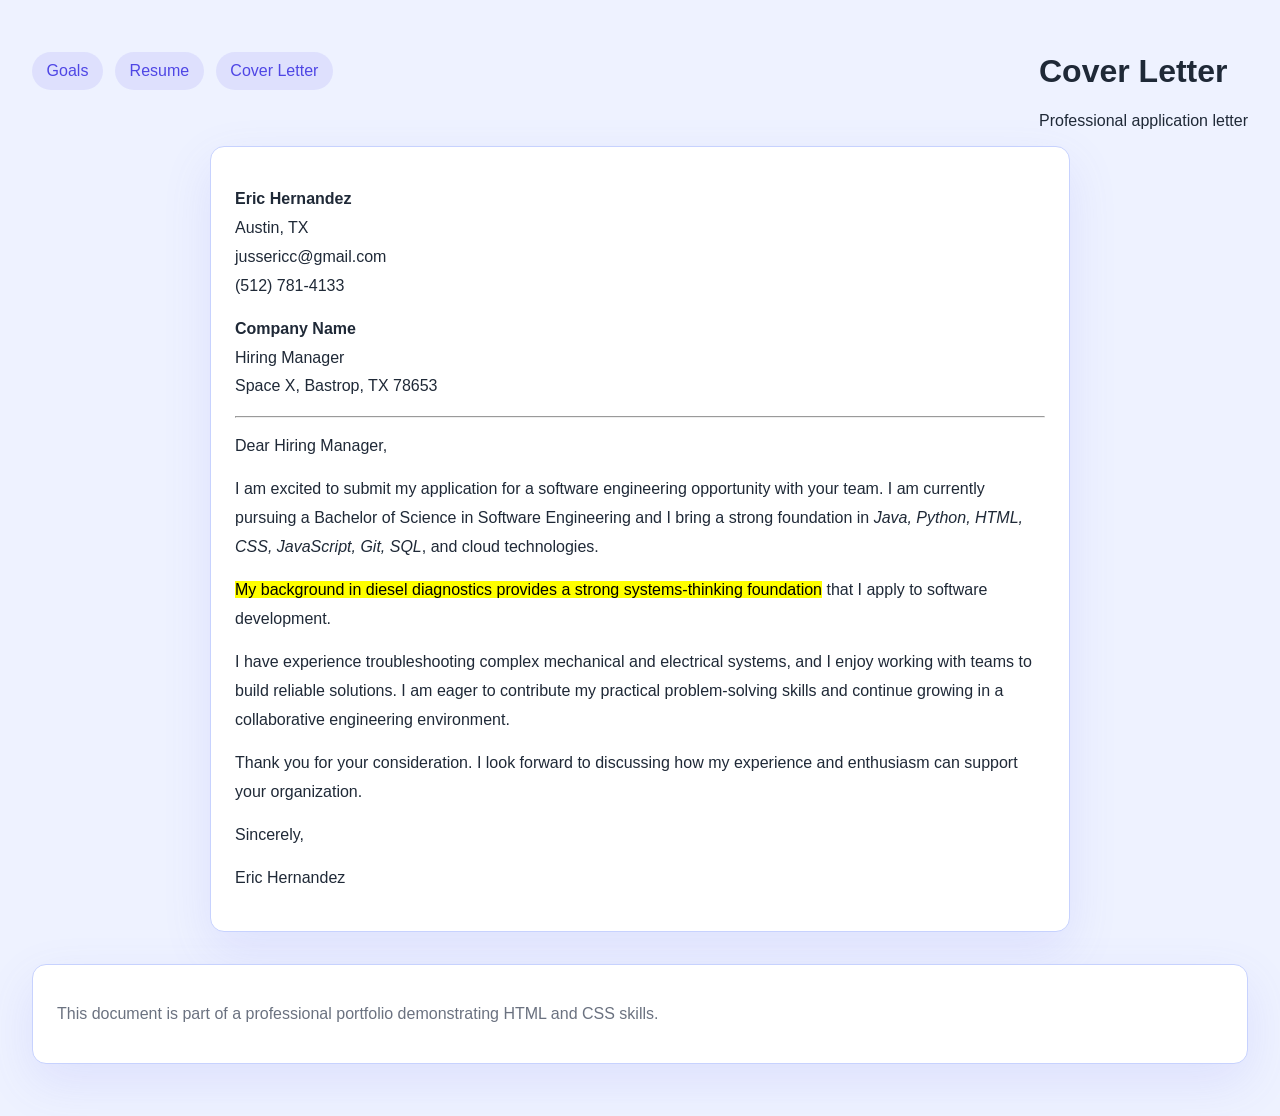
<file: cover letter.html>
﻿<!DOCTYPE html>
<html lang="en">
<head>
  <meta charset="utf-8" />
  <meta name="viewport" content="width=device-width, initial-scale=1" />
  <title>Cover Letter</title>
  <link rel="stylesheet" href="styles.css">
</head>
<body>
  <header class="header">
    <nav>
      <a href="index.html">Goals</a>
      <a href="resume.html.html">Resume</a>
      <a href="cover letter.html">Cover Letter</a>
    </nav>
    <div>
      <h1>Cover Letter</h1>
      <span>Professional application letter</span>
    </div>
  </header>

  <main class="main-content card">
    <article>
      <section>
        <p><strong>Eric Hernandez</strong><br>
        Austin, TX<br>
        jussericc@gmail.com<br>
        (512) 781-4133</p>
      </section>

      <section>
        <p><strong>Company Name</strong><br>
        Hiring Manager<br>
        Space X, Bastrop, TX 78653</p>
      </section>
      <hr>
      <section>
        <p>Dear Hiring Manager,</p>
        <p>I am excited to submit my application for a software engineering opportunity with your team. I am currently pursuing a Bachelor of Science in Software Engineering and I bring a strong foundation in <em>Java, Python, HTML, CSS, JavaScript, Git, SQL</em>, and cloud technologies.</p>
        <p><mark>My background in diesel diagnostics provides a strong systems-thinking foundation</mark> that I apply to software development.</p>
        <p>I have experience troubleshooting complex mechanical and electrical systems, and I enjoy working with teams to build reliable solutions. I am eager to contribute my practical problem-solving skills and continue growing in a collaborative engineering environment.</p>
      </section>

      <section>
        <p>Thank you for your consideration. I look forward to discussing how my experience and enthusiasm can support your organization.</p>
      </section>

      <section>
        <p>Sincerely,</p>
        <p>Eric Hernandez</p>
      </section>
    </article>
  </main>

  <footer class="footer card">
    <p>This document is part of a professional portfolio demonstrating HTML and CSS skills.</p>
  </footer>
</body>
</html>
</file>
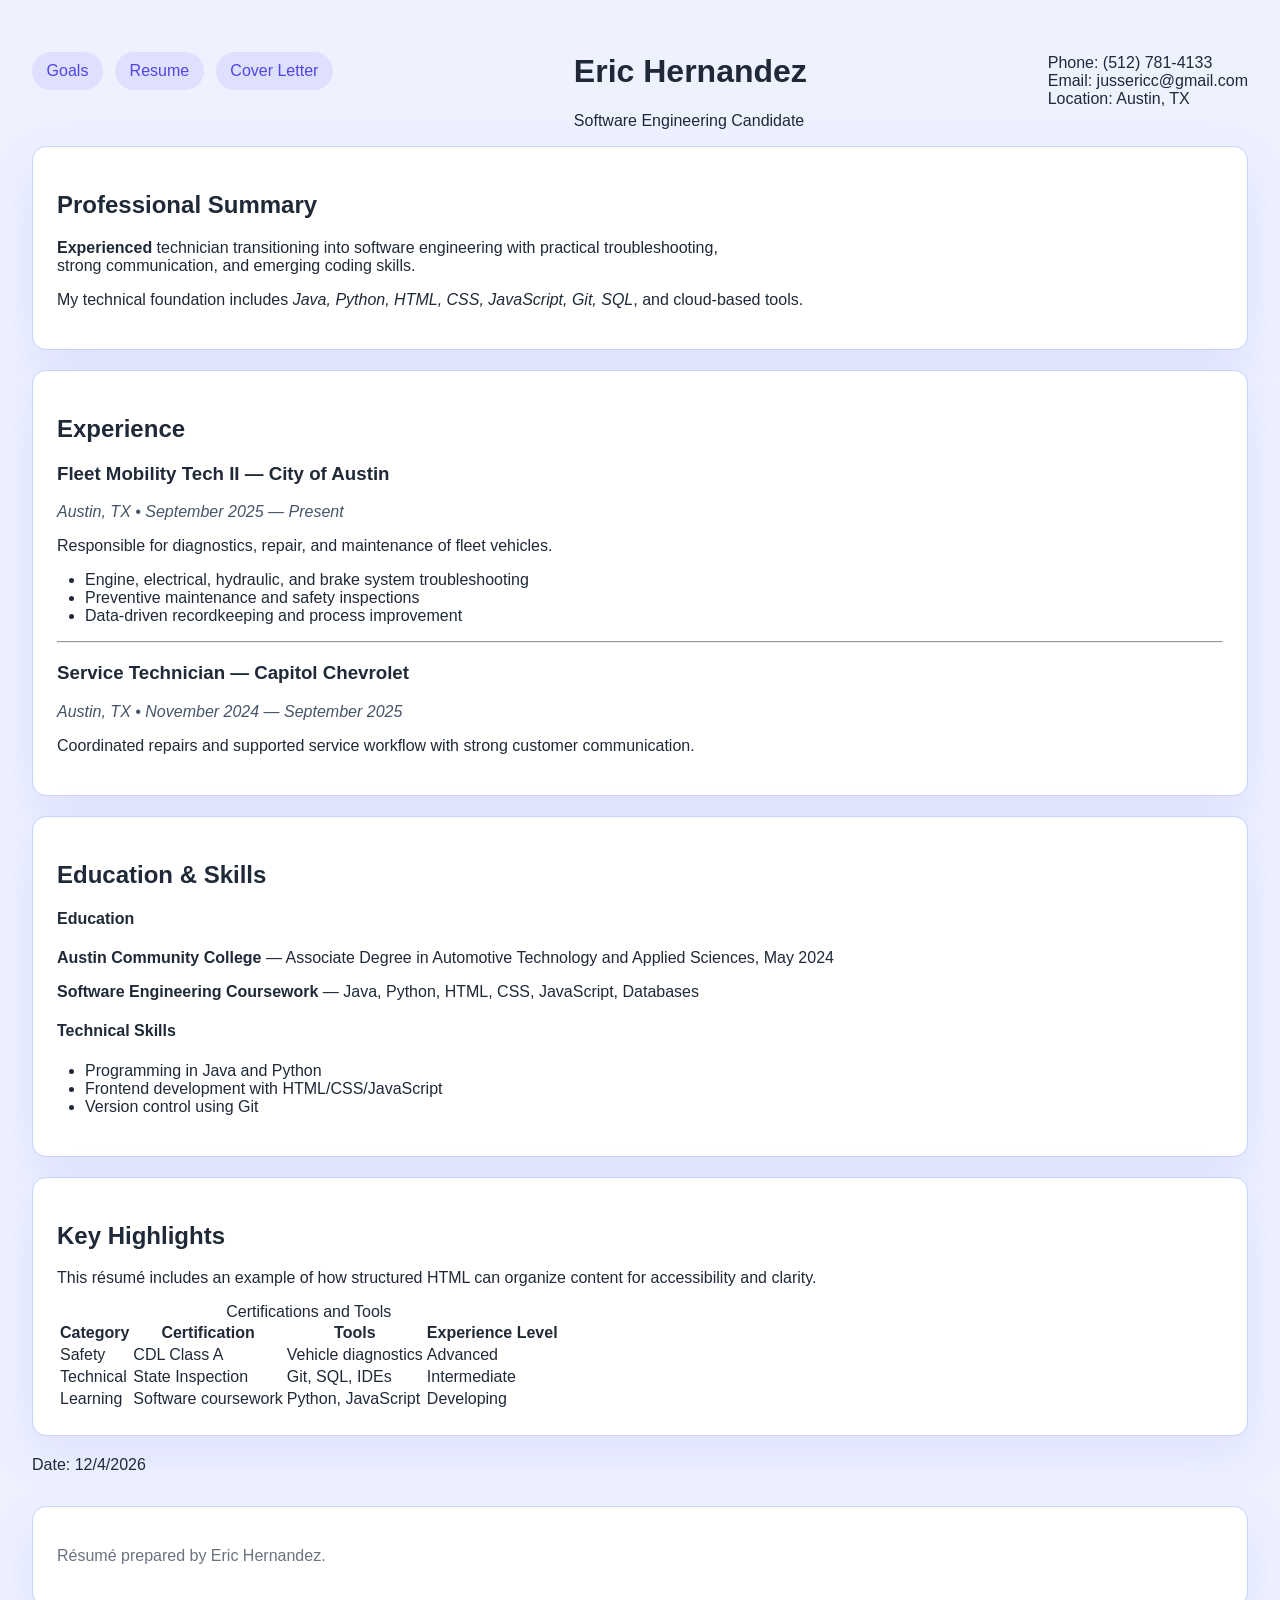
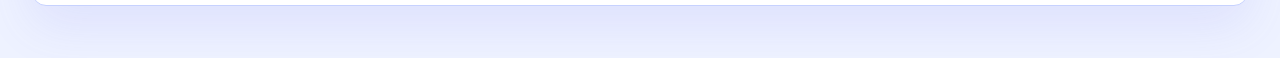
<file: resume.html.html>
﻿<!doctype html>
<html lang="en">
<head>
  <meta charset="utf-8" />
  <meta name="viewport" content="width=device-width, initial-scale=1" />
  <title>Resume — Eric Hernandez</title>
  <link rel="stylesheet" href="styles.css">
  <meta name="description" content="Resume of Eric Hernandez">
</head>
<body>
  <header class="header">
    <nav>
      <a href="index.html">Goals</a>
      <a href="resume.html.html">Resume</a>
      <a href="cover letter.html">Cover Letter</a>
    </nav>
    <div>
      <h1>Eric Hernandez</h1>
      <span class="highlight">Software Engineering Candidate</span>
    </div>
    <div class="contact">
      <div>Phone: (512) 781-4133</div>
      <div>Email: jussericc@gmail.com</div>
      <div>Location: Austin, TX</div>
    </div>
  </header>

  <main>
    <section class="summary card">
      <h2>Professional Summary</h2>
      <p><strong>Experienced</strong> technician transitioning into software engineering with practical troubleshooting,<br> strong communication, and emerging coding skills.</p>
      <p>My technical foundation includes <em>Java, Python, HTML, CSS, JavaScript, Git, SQL</em>, and cloud-based tools.</p>
    </section>

    <section class="experience card">
      <h2>Experience</h2>
      <article>
        <h3>Fleet Mobility Tech II — City of Austin</h3>
        <div class="meta">Austin, TX • September 2025 — Present</div>
        <p>Responsible for diagnostics, repair, and maintenance of fleet vehicles.</p>
        <ul>
          <li>Engine, electrical, hydraulic, and brake system troubleshooting</li>
          <li>Preventive maintenance and safety inspections</li>
          <li>Data-driven recordkeeping and process improvement</li>
        </ul>
      </article>
      <hr>
      <article>
        <h3>Service Technician — Capitol Chevrolet</h3>
        <div class="meta">Austin, TX • November 2024 — September 2025</div>
        <p>Coordinated repairs and supported service workflow with strong customer communication.</p>
      </article>
    </section>

    <section class="education card">
      <h2>Education & Skills</h2>
      <h4>Education</h4>
      <p><strong>Austin Community College</strong> — Associate Degree in Automotive Technology and Applied Sciences, May 2024</p>
      <p><strong>Software Engineering Coursework</strong> — Java, Python, HTML, CSS, JavaScript, Databases</p>
      <h4>Technical Skills</h4>
      <ol>
        <li>Programming in Java and Python</li>
        <li>Frontend development with HTML/CSS/JavaScript</li>
        <li>Version control using Git</li>
      </ol>
    </section>

    <section class="projects card">
      <h2>Key Highlights</h2>
      <p>This résumé includes an example <span>of how structured HTML</span> can organize content for accessibility and clarity.</p>
      <table>
        <caption>Certifications and Tools</caption>
        <thead>
          <tr>
            <th>Category</th>
            <th>Certification</th>
            <th>Tools</th>
            <th>Experience Level</th>
          </tr>
        </thead>
        <tbody>
          <tr>
            <td>Safety</td>
            <td>CDL Class A</td>
            <td>Vehicle diagnostics</td>
            <td>Advanced</td>
          </tr>
          <tr>
            <td>Technical</td>
            <td>State Inspection</td>
            <td>Git, SQL, IDEs</td>
            <td>Intermediate</td>
          </tr>
          <tr>
            <td>Learning</td>
            <td>Software coursework</td>
            <td>Python, JavaScript</td>
            <td>Developing</td>
          </tr>
        </tbody>
      </table>
    </section>

    <div id="current-date">Date: </div>
  </main>

  <footer class="footer card">
    <p>Résumé prepared by Eric Hernandez.</p>
  </footer>

  <script>
    document.getElementById('current-date').textContent = 'Date: ' + new Date().toLocaleDateString();
    console.log('Resume page loaded successfully.');
  </script>
</body>
</html>
</file>
<file: styles.css>
/* Shared stylesheet for all pages */
/* Universal selector */
* { box-sizing: border-box; }

/* Element selector */
body {
  font: 16px 'Segoe UI', Tahoma, Geneva, Verdana, sans-serif;
  color: #1f2937; /* color property */
  background-color: #eef2ff; /* background-color property */
  margin: 0; /* margin property */
  padding: 2rem; /* padding property */
}

/* ID selector */
#page-title {
  color: #3730a3; /* color */
  font-size: 2.25rem; /* font property */
  font-style: normal; /* font-style property */
  margin-bottom: 0.5rem;
}

/* Class selector */
.card {
  background-color: #ffffff; /* background-color */
  border: 1px solid #c7d2fe; /* border property */
  padding: 1.5rem; /* padding */
  margin-bottom: 1.25rem; /* margin */
  border-radius: 14px;
  box-shadow: 0 18px 50px rgba(99, 102, 241, 0.12);
}

/* Descendant selector */
.main-content p {
  line-height: 1.8;
  margin: 0.9rem 0;
}

/* Navigation styling */
nav {
  display: flex;
  flex-wrap: wrap;
  gap: 0.75rem;
  justify-content: center;
  padding: 1rem 0;
  margin-bottom: 1.25rem;
}

nav a {
  color: #4f46e5;
  text-decoration: none;
  background-color: rgba(79, 70, 229, 0.1);
  padding: 0.55rem 0.85rem;
  border-radius: 999px;
  border: 1px solid transparent;
  transition: background-color 0.2s ease, border-color 0.2s ease, color 0.2s ease;
}

/* Pseudo-class selector */
a:hover {
  color: #2563eb;
  text-decoration: underline;
}

a:focus {
  outline: 3px solid #7c3aed;
  outline-offset: 3px;
}

/* List-style property */
ul, ol {
  margin-left: 1.25rem;
  padding-left: 0.5rem;
  list-style-type: disc; /* list-style property */
}

/* Additional utility classes to show usage */
.header {
  display: flex;
  justify-content: space-between;
  align-items: center;
  gap: 1rem;
  margin-bottom: 1rem;
}

.name {
  font-weight: 700;
}

.meta {
  color: #475569;
  font-style: italic; /* font-style property used */
}

/* Layout helpers */
.page {
  max-width: 900px;
  margin: 0 auto;
}

.main-content {
  max-width: 860px;
  margin: 0 auto;
}

footer.footer {
  margin-top: 2rem;
  color: #6b7280;
}
</file>
